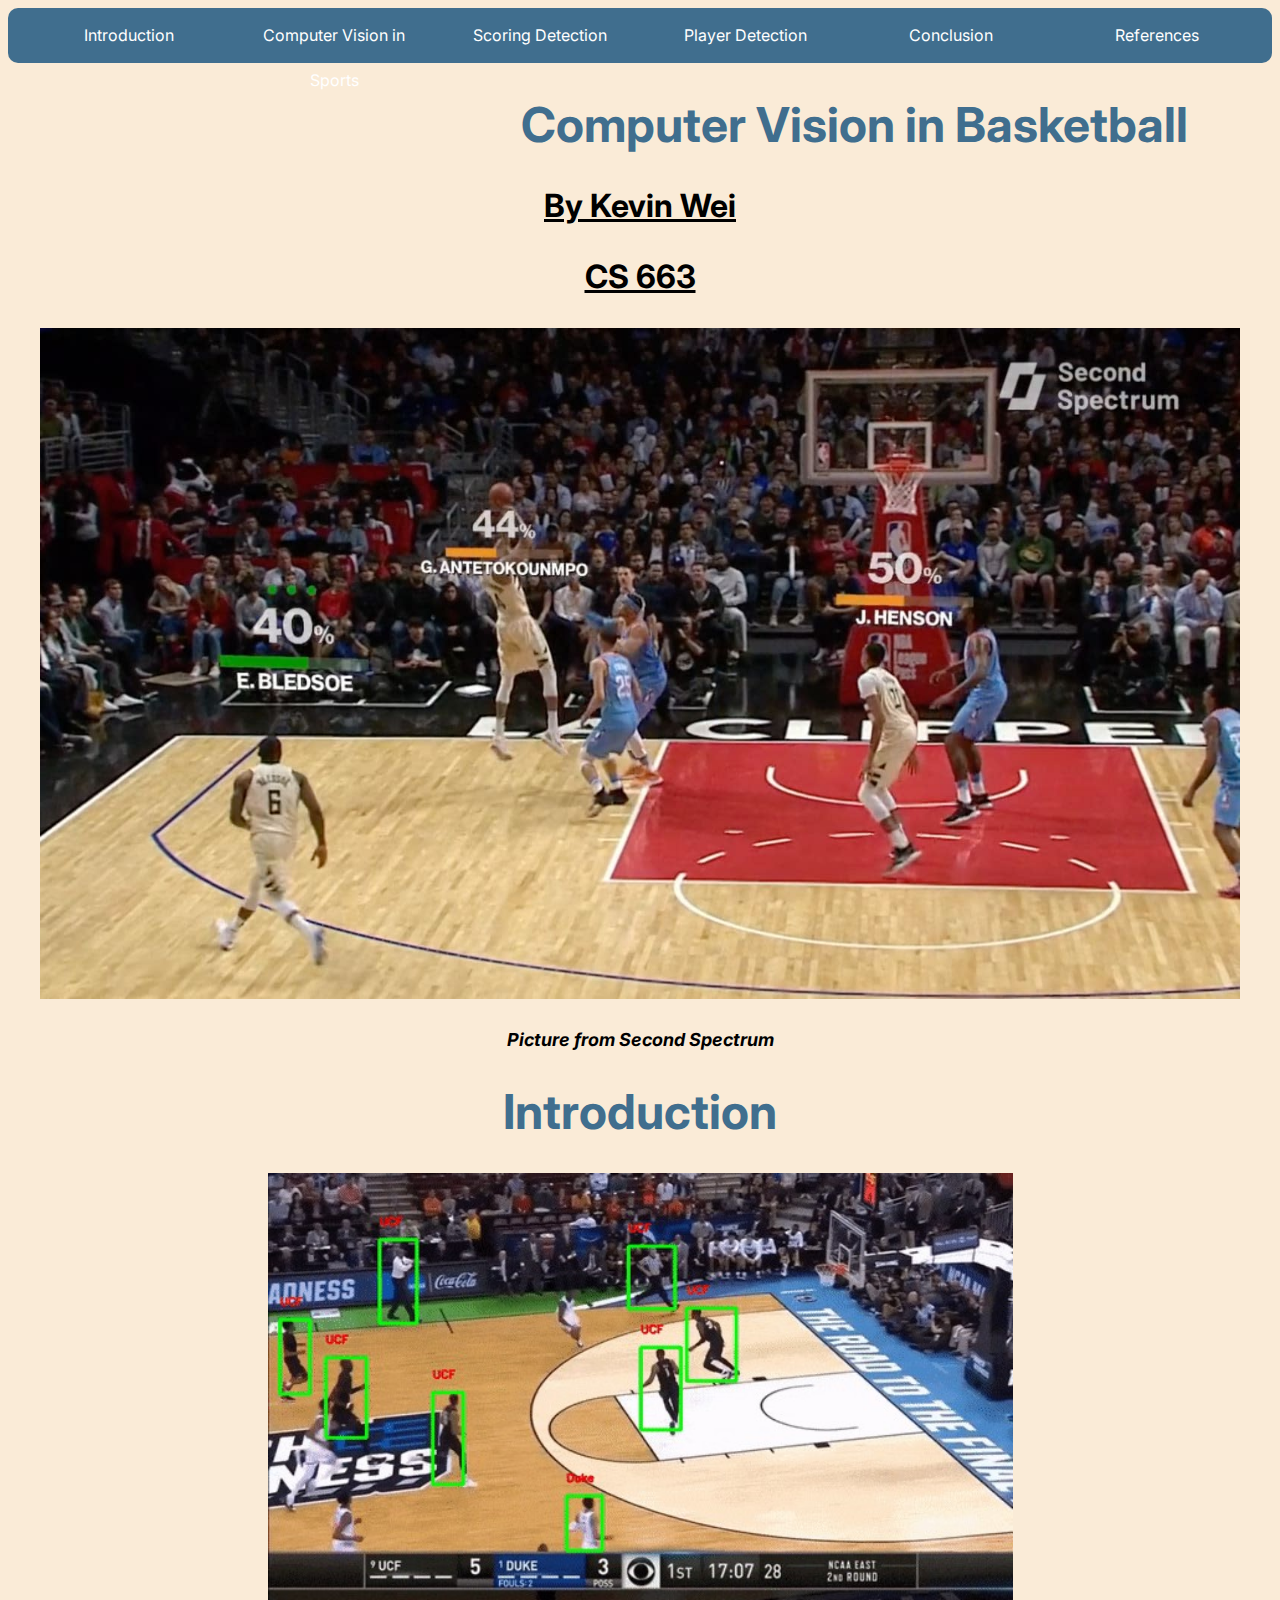
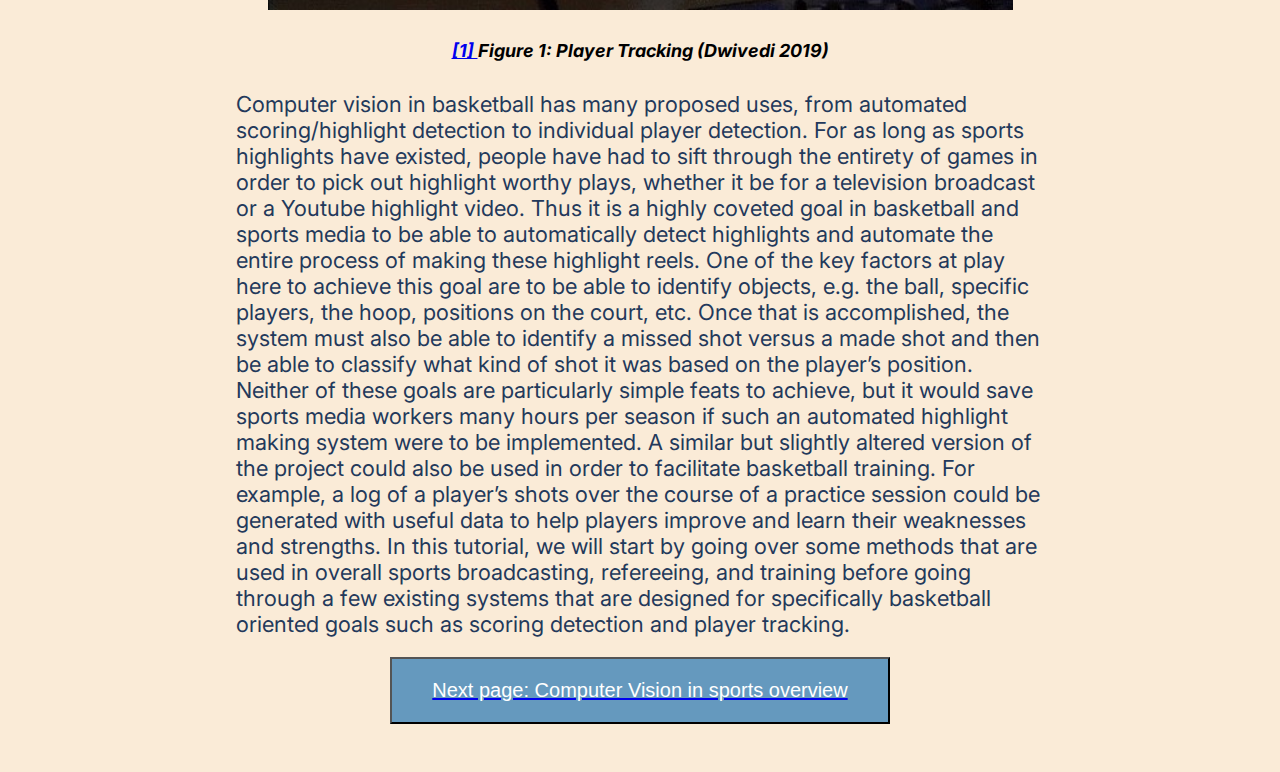
<file: index.html>
<!DOCTYPE html>
<html>
<head>
    <meta charset='utf-8'>
    <title>Computer Vision in Basketball</title>
    <link rel='stylesheet' type='text/css' media='screen' href='style.css'>
    <link rel="preconnect" href="https://fonts.googleapis.com">
    <link rel="preconnect" href="https://fonts.gstatic.com" crossorigin>
    <link href="https://fonts.googleapis.com/css2?family=Inter:wght@300;400&family=Roboto:wght@100&display=swap" rel="stylesheet">

</head>

<body>
    <nav id='menu'>
        <input type='checkbox' id='responsive-menu' onclick='updatemenu()'><label></label>
        <ul>
            <a href = "index.html"><li>Introduction</a>
          <a href = "p1.html"><li>Computer Vision in Sports</a>
          <a href = "p2.html"><li>Scoring Detection</a>
            <a href = "p3.html"><li>Player Detection</a>
              <a href="conclusion.html"><li>Conclusion</a>
                <a href="bib.html"><li>References</a>
        </ul>
      </nav>
    <h1>Computer Vision in Basketball</h1>
    <h3>By Kevin Wei</h3>
    <h3>CS 663</h3>
    <img width= 1200px src="local/p1.jpg"">
    <h5>Picture from Second Spectrum</h5>

    <h1>Introduction</h1>
    <img width = 745px src="local/p11.gif">
    <h5><a href="bib.html">[1] </a>Figure 1: Player Tracking (Dwivedi 2019)</h5>
    <p>Computer vision in basketball has many proposed uses, from automated scoring/highlight detection to individual player detection. 
    For as long as sports highlights have existed, people have had to sift through the entirety of games in order to pick out highlight worthy plays, whether it be for a television broadcast or a Youtube highlight video. 
    Thus it is a highly coveted goal in basketball and sports media to be able to automatically detect highlights and automate the entire process of making these highlight reels. 
    One of the key factors at play here to achieve this goal are to be able to identify objects, e.g. the ball, specific players, the hoop, positions on the court, etc. 
    Once that is accomplished, the system must also be able to identify a missed shot versus a made shot and then be able to classify what kind of shot it was based on the player’s position. 
    Neither of these goals are particularly simple feats to achieve, but it would save sports media workers many hours per season if such an automated highlight making system were to be implemented. 
    A similar but slightly altered version of the project could also be used in order to facilitate basketball training. For example, a log of a player’s shots over the course of a practice session could be generated with useful data to help players improve and learn their weaknesses and strengths. 
    In this tutorial, we will start by going over some methods that are used in overall sports broadcasting, refereeing, and training before going through a few existing systems that are designed for specifically basketball oriented goals such as scoring detection and player tracking.</p>

   <br />
    
   <a href="p1.html"><button class="btn" >Next page: Computer Vision in sports overview</button></a>
   <br />
   <br />
</body>
</html>
</file>
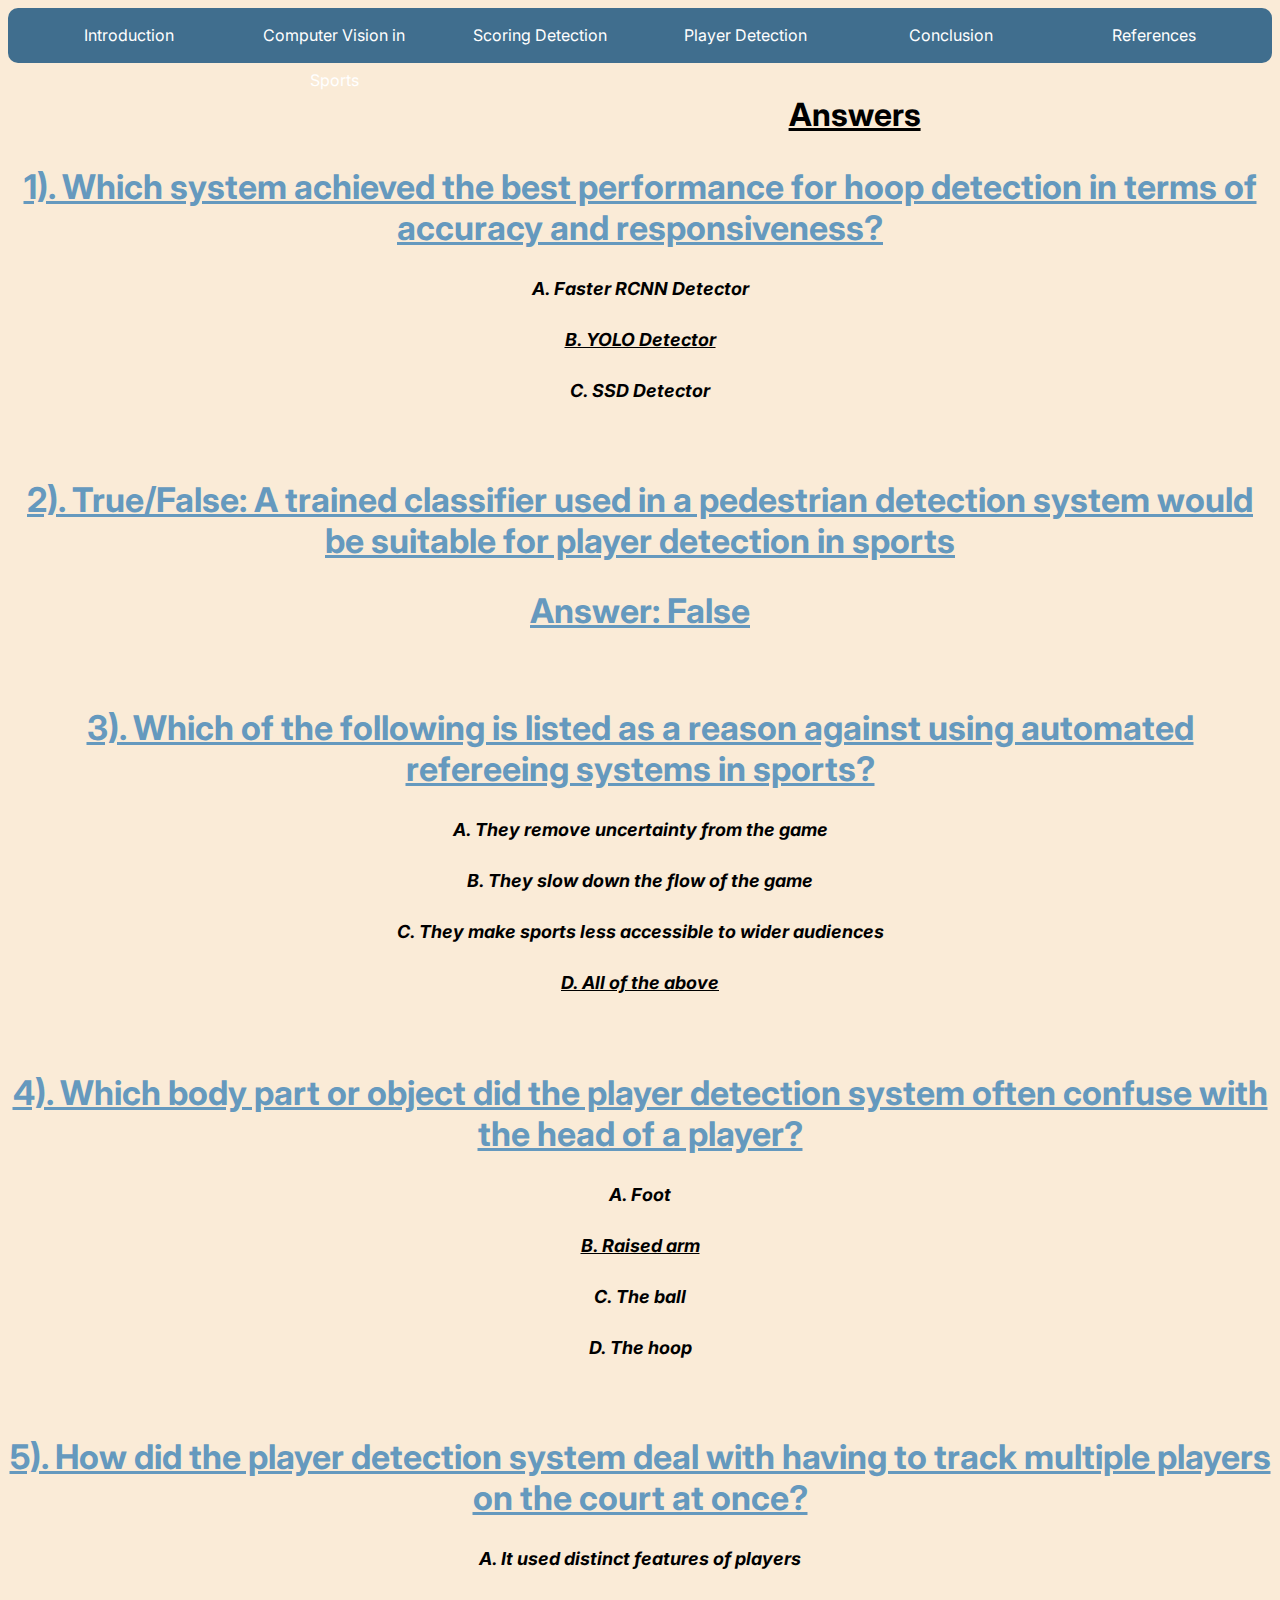
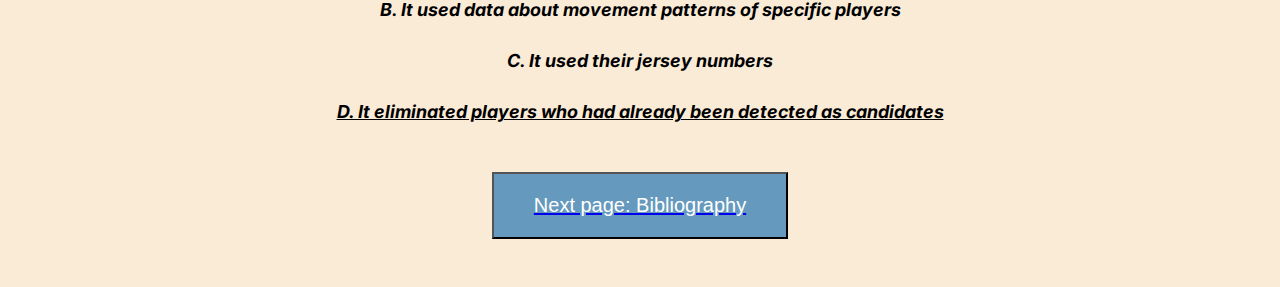
<file: answers.html>
<!DOCTYPE html>
<html>
<head>
    <meta charset='utf-8'>
    <title>Computer Vision in Basketball</title>
    <link rel='stylesheet' type='text/css' media='screen' href='style.css'>
    <link rel="preconnect" href="https://fonts.googleapis.com">
    <link rel="preconnect" href="https://fonts.gstatic.com" crossorigin>
    <link href="https://fonts.googleapis.com/css2?family=Inter:wght@300;400&family=Roboto:wght@100&display=swap" rel="stylesheet">

</head>

<body>
    <nav id='menu'>
        <input type='checkbox' id='responsive-menu' onclick='updatemenu()'><label></label>
        <ul>
            <a href = "index.html"><li>Introduction</a>
          <a href = "p1.html"><li>Computer Vision in Sports</a>
          <a href = "p2.html"><li>Scoring Detection</a>
        
            <a href = "p3.html"><li>Player Detection</a>
                <a href="conclusion.html"><li>Conclusion</li></a>
                <a href="bib.html"><li>References</li></a>
        </ul>
      </nav>

    

    <h3>Answers</h3>
    <h2>1). Which system achieved the best performance for hoop detection in terms of accuracy and responsiveness?</h2>
    <h5>A. Faster RCNN Detector</h5>
    <h5 class="answer">B. YOLO Detector</h5>
    <h5>C. SSD Detector</h5>

    <br/>

    <h2>2). True/False: A trained classifier used in a pedestrian detection system would be suitable for player detection in sports</h2>
      <h2>Answer: False</h2>

    <br/>

    <h2>3). Which of the following is listed as a reason against using automated refereeing systems in sports?</h2>
    <h5>A. They remove uncertainty from the game</h5>
    <h5>B. They slow down the flow of the game</h5>
    <h5>C. They make sports less accessible to wider audiences</h5>
    <h5 class="answer">D. All of the above</h5>

    <br/>

    <h2>4). Which body part or object did the player detection system often confuse with the head of a player?</h2>
    <h5>A. Foot</h5>
    <h5 class="answer">B. Raised arm</h5>
    <h5>C. The ball</h5>
    <h5>D. The hoop</h5>

    <br/>

    <h2>5). How did the player detection system deal with having to track multiple players on the court at once?</h2>
    <h5>A. It used distinct features of players</h5>
    <h5>B. It used data about movement patterns of specific players</h5>
    <h5>C. It used their jersey numbers</h5>
    <h5 class="answer">D. It eliminated players who had already been detected as candidates</h5>

    <br/>

    <div class="answers">

    </div>


   <a href="bib.html"><button class="btn" >Next page: Bibliography</button></a>
   <br />
   <br />
</body>
</html>
</file>
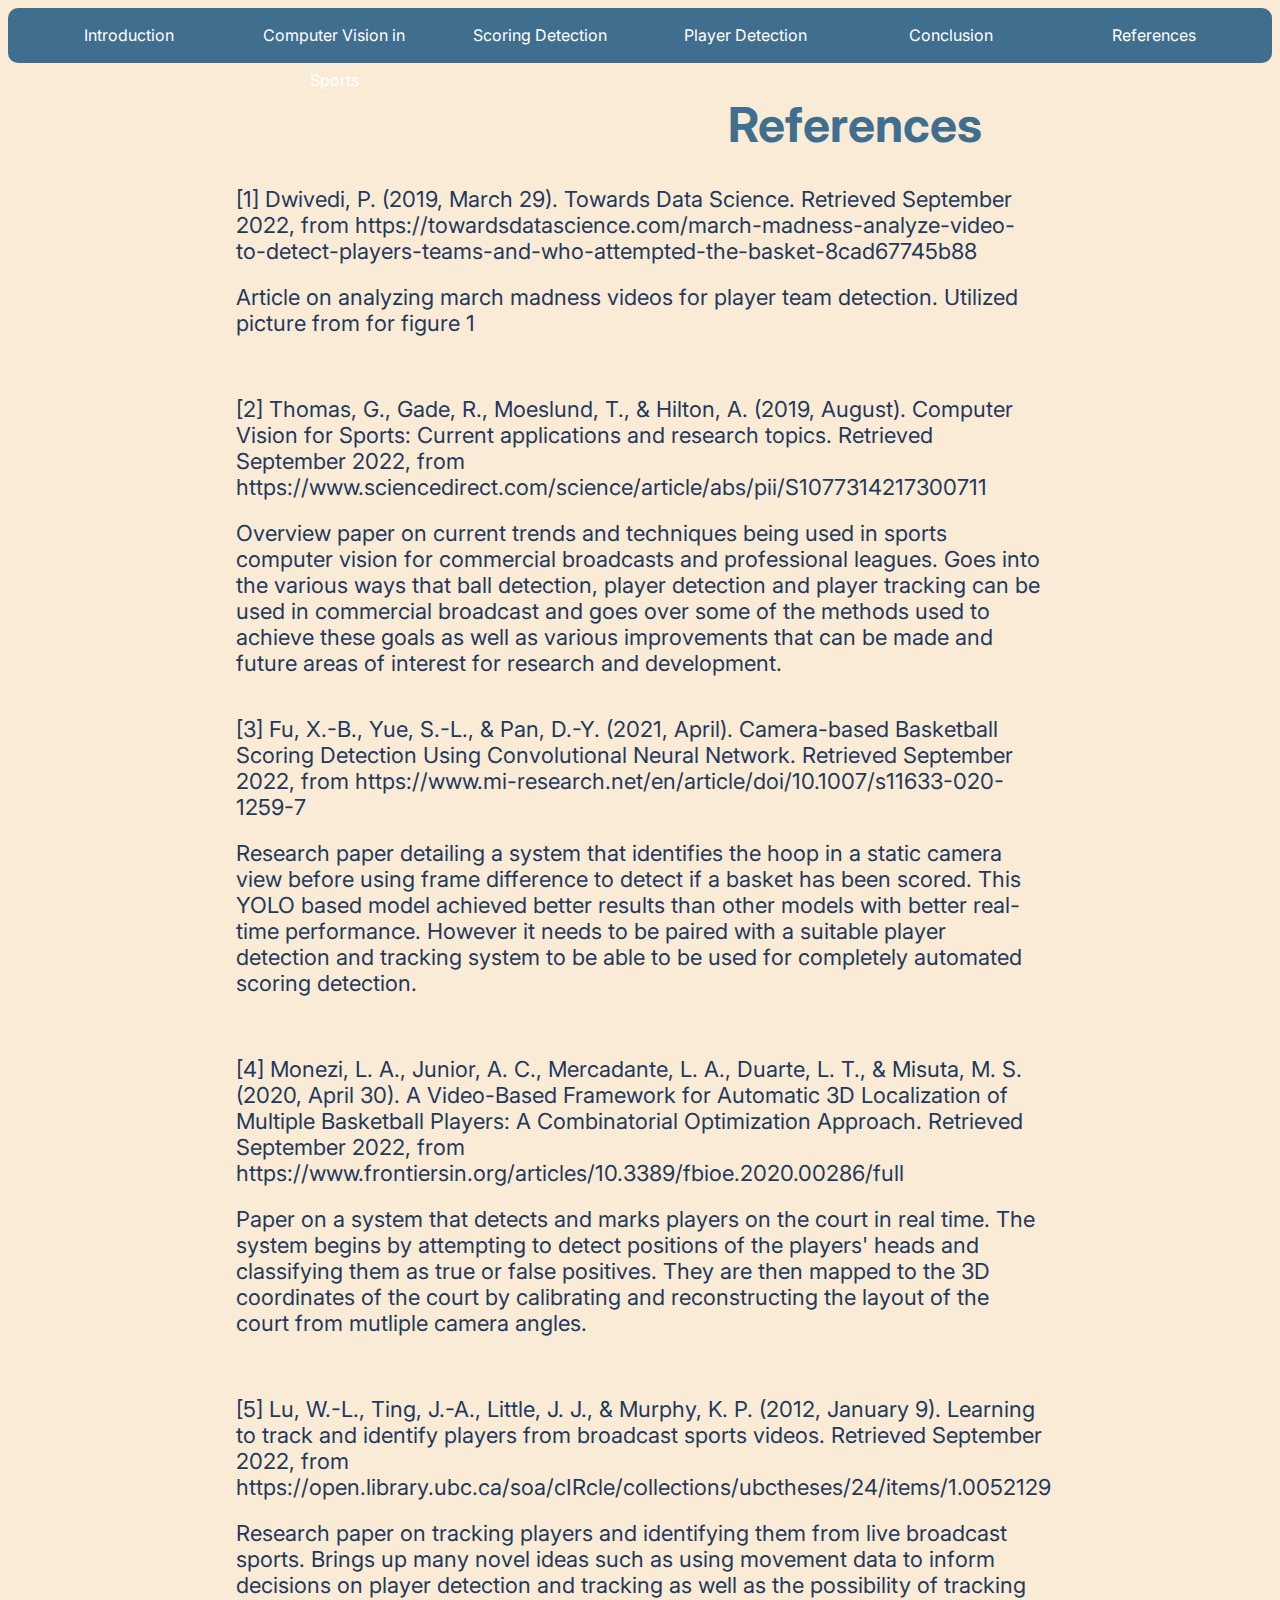
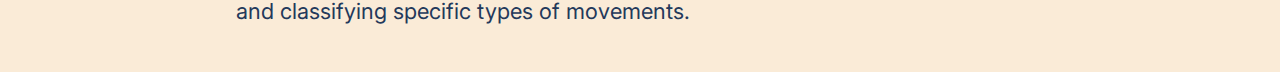
<file: bib.html>
<!DOCTYPE html>
<html>
<head>
    <meta charset='utf-8'>
    <title>Computer Vision in Basketball</title>
    <link rel='stylesheet' type='text/css' media='screen' href='style.css'>
    <link rel="preconnect" href="https://fonts.googleapis.com">
    <link rel="preconnect" href="https://fonts.gstatic.com" crossorigin>
    <link href="https://fonts.googleapis.com/css2?family=Inter:wght@300;400&family=Roboto:wght@100&display=swap" rel="stylesheet">

</head>
<body>
    <nav id='menu'>
        <input type='checkbox' id='responsive-menu' onclick='updatemenu()'><label></label>
        <ul>
            <a href = "index.html"><li>Introduction</a>
          <a href = "p1.html"><li>Computer Vision in Sports</a>
          <a href = "p2.html"><li>Scoring Detection</a>
        
            <a href = "p3.html"><li>Player Detection</a>
              <a href="conclusion.html"><li>Conclusion</li></a>
                <a href="bib.html"><li>References</li></a>
        </ul>
      </nav>
    <h1 id="ref">References</h1>
    <p>[1] Dwivedi, P. (2019, March 29). Towards Data Science. Retrieved September 2022, from https://towardsdatascience.com/march-madness-analyze-video-to-detect-players-teams-and-who-attempted-the-basket-8cad67745b88 </p>
    <br />
    <p>Article on analyzing march madness videos for player team detection. Utilized picture from for figure 1</p> <br />
    <br />
    <br />
    <p>[2] Thomas, G., Gade, R., Moeslund, T., &amp; Hilton, A. (2019, August). Computer Vision for Sports: Current applications and research topics. Retrieved September 2022, from https://www.sciencedirect.com/science/article/abs/pii/S1077314217300711 </p>
    <br />
    <p>Overview paper on current trends and techniques being used in sports computer vision for commercial broadcasts and professional leagues. Goes into the various ways that ball detection, player detection and player tracking can be used in commercial broadcast and goes over some of the methods used to achieve these goals as well as various improvements that can be made and future areas of interest for research and development. </p><br />
    <br />
    <p>[3] Fu, X.-B., Yue, S.-L., &amp; Pan, D.-Y. (2021, April). Camera-based Basketball Scoring Detection Using Convolutional Neural Network. Retrieved September 2022, from https://www.mi-research.net/en/article/doi/10.1007/s11633-020-1259-7 </p>
    <br />
    <p>Research paper detailing a system that identifies the hoop in a static camera view before using frame difference to detect if a basket has been scored. This YOLO based model achieved better results than other models with better real-time performance. However it needs to be paired with a suitable player detection and tracking system to be able to be used for completely automated scoring detection.</p><br />
    <br />
    <br />
    <p>[4] Monezi, L. A., Junior, A. C., Mercadante, L. A., Duarte, L. T., &amp; Misuta, M. S. (2020, April 30). A Video-Based Framework for Automatic 3D Localization of Multiple Basketball Players: A Combinatorial Optimization Approach. Retrieved September 2022, from https://www.frontiersin.org/articles/10.3389/fbioe.2020.00286/full </p>
     <br />
    <p>Paper on a system that detects and marks players on the court in real time. The system begins by attempting to detect positions of the players' heads and classifying them as true or false positives. They are then mapped to the 3D coordinates of the court by calibrating and reconstructing the layout of the court from mutliple camera angles.</p><br />
    <br />
    <br />
    <p>[5] Lu, W.-L., Ting, J.-A., Little, J. J., &amp; Murphy, K. P. (2012, January 9). Learning to track and identify players from broadcast sports videos. Retrieved September 2022, from https://open.library.ubc.ca/soa/cIRcle/collections/ubctheses/24/items/1.0052129 </p> 
    <br />
    <p>Research paper on tracking players and identifying them from live broadcast sports. Brings up many novel ideas such as using movement data to inform decisions on player detection and tracking as well as the possibility of tracking and classifying specific types of movements.</p><br />
    <br />
  
</body>
</html>
</file>
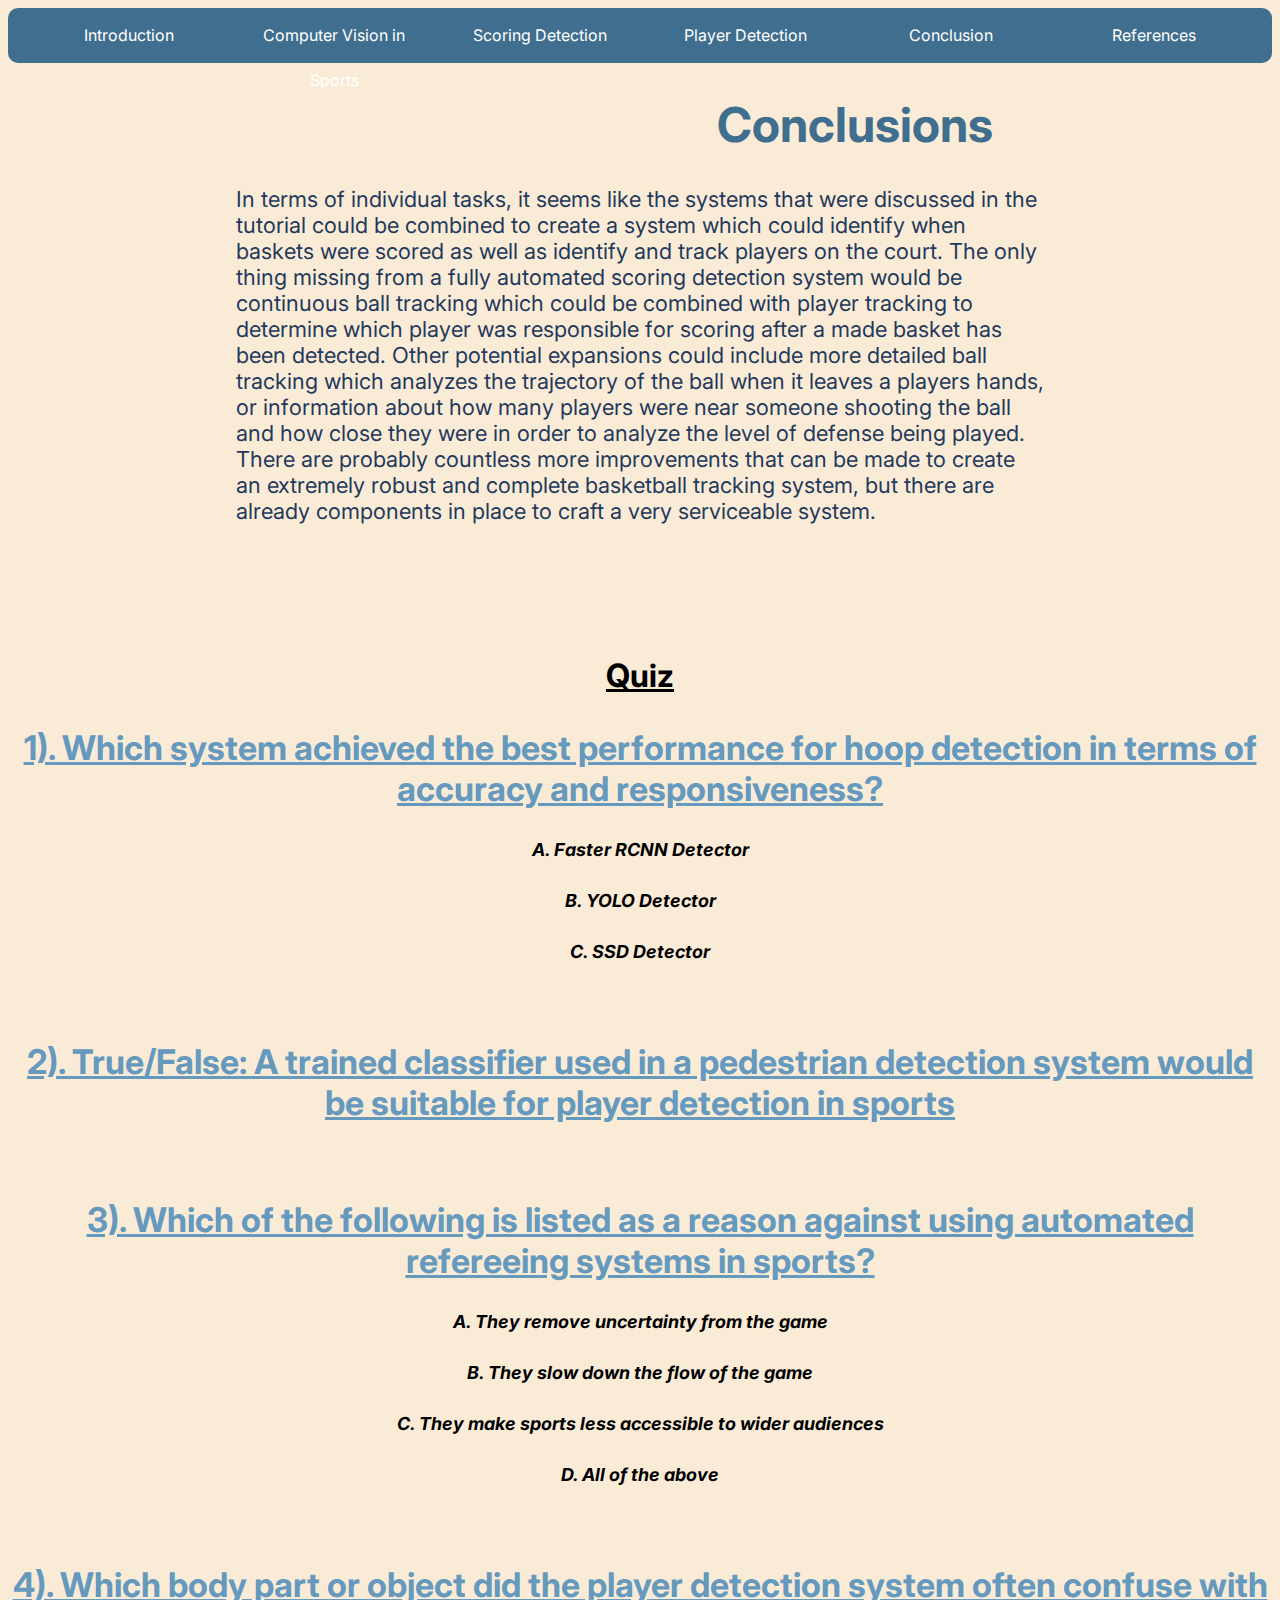
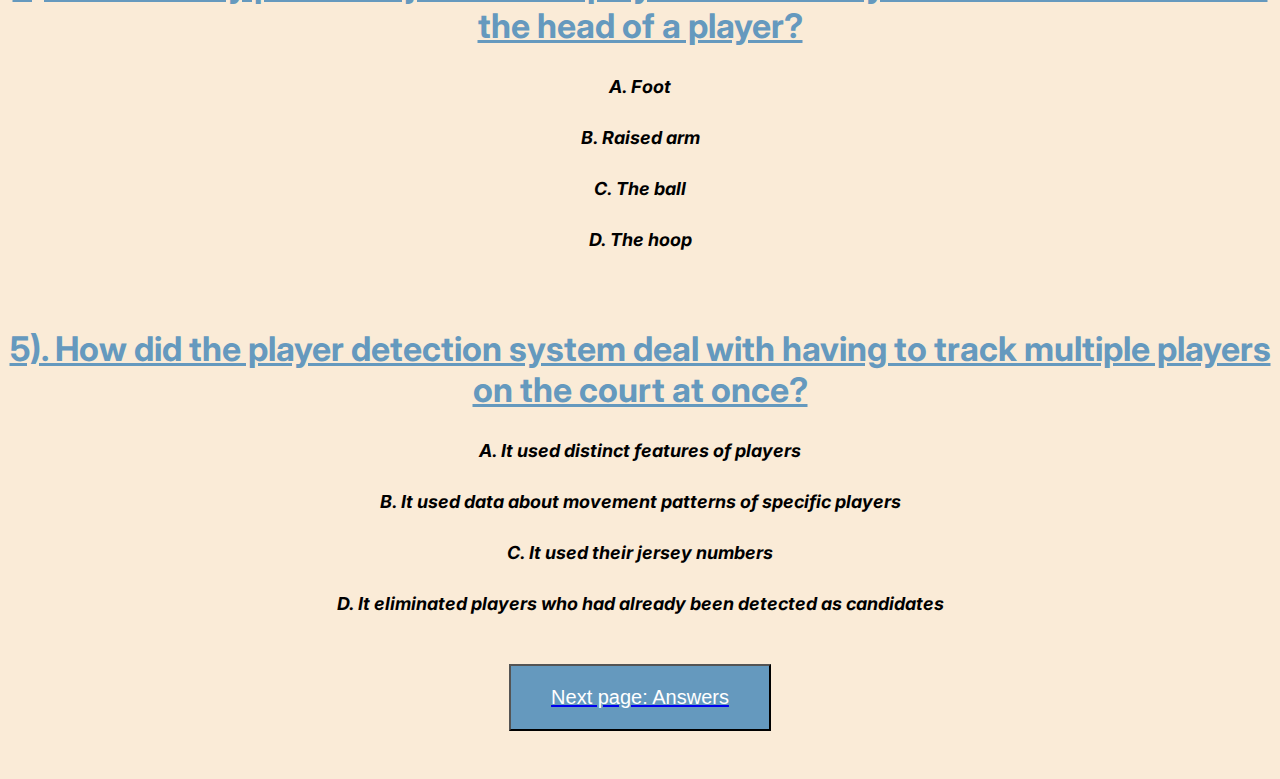
<file: conclusion.html>
<!DOCTYPE html>
<html>
<head>
    <meta charset='utf-8'>
    <title>Computer Vision in Basketball</title>
    <link rel='stylesheet' type='text/css' media='screen' href='style.css'>
    <link rel="preconnect" href="https://fonts.googleapis.com">
    <link rel="preconnect" href="https://fonts.gstatic.com" crossorigin>
    <link href="https://fonts.googleapis.com/css2?family=Inter:wght@300;400&family=Roboto:wght@100&display=swap" rel="stylesheet">

</head>

<body>
    <nav id='menu'>
        <input type='checkbox' id='responsive-menu' onclick='updatemenu()'><label></label>
        <ul>
            <a href = "index.html"><li>Introduction</a>
          <a href = "p1.html"><li>Computer Vision in Sports</a>
          <a href = "p2.html"><li>Scoring Detection</a>
        
            <a href = "p3.html"><li>Player Detection</a>
                <a href="conclusion.html"><li>Conclusion</li></a>
                <a href="bib.html"><li>References</li></a>
        </ul>
      </nav>
    <h1>Conclusions</h1>






    <p>In terms of individual tasks, it seems like the systems that were discussed in the tutorial could be combined to create a system which could identify when baskets were scored as well as identify and track players on the court. The only thing missing from a fully automated scoring detection system would be continuous ball tracking which could be combined with player tracking to determine which player was responsible for scoring after a made basket has been detected. Other potential expansions could include more detailed ball tracking which analyzes the trajectory of the ball when it leaves a players hands, or information about how many players were near someone shooting the ball and how close they were in order to analyze the level of defense being played. There are probably countless more improvements that can be made to create an extremely robust and complete basketball tracking system, but there are already components in place to craft a very serviceable system.</p>

      <div class="spacer"></div>
    

    <h3>Quiz</h3>
    <h2>1). Which system achieved the best performance for hoop detection in terms of accuracy and responsiveness?</h2>
    <h5>A. Faster RCNN Detector</h5>
    <h5>B. YOLO Detector</h5>
    <h5>C. SSD Detector</h5>

    <br/>

    <h2>2). True/False: A trained classifier used in a pedestrian detection system would be suitable for player detection in sports</h2>


    <br/>

    <h2>3). Which of the following is listed as a reason against using automated refereeing systems in sports?</h2>
    <h5>A. They remove uncertainty from the game</h5>
    <h5>B. They slow down the flow of the game</h5>
    <h5>C. They make sports less accessible to wider audiences</h5>
    <h5>D. All of the above</h5>

    <br/>

    <h2>4). Which body part or object did the player detection system often confuse with the head of a player?</h2>
    <h5>A. Foot</h5>
    <h5>B. Raised arm</h5>
    <h5>C. The ball</h5>
    <h5>D. The hoop</h5>

    <br/>

    <h2>5). How did the player detection system deal with having to track multiple players on the court at once?</h2>
    <h5>A. It used distinct features of players</h5>
    <h5>B. It used data about movement patterns of specific players</h5>
    <h5>C. It used their jersey numbers</h5>
    <h5>D. It eliminated players who had already been detected as candidates</h5>

    <br/>


   <a href="answers.html"><button class="btn" >Next page: Answers</button></a>
   <br />
   <br />
</body>
</html>
</file>
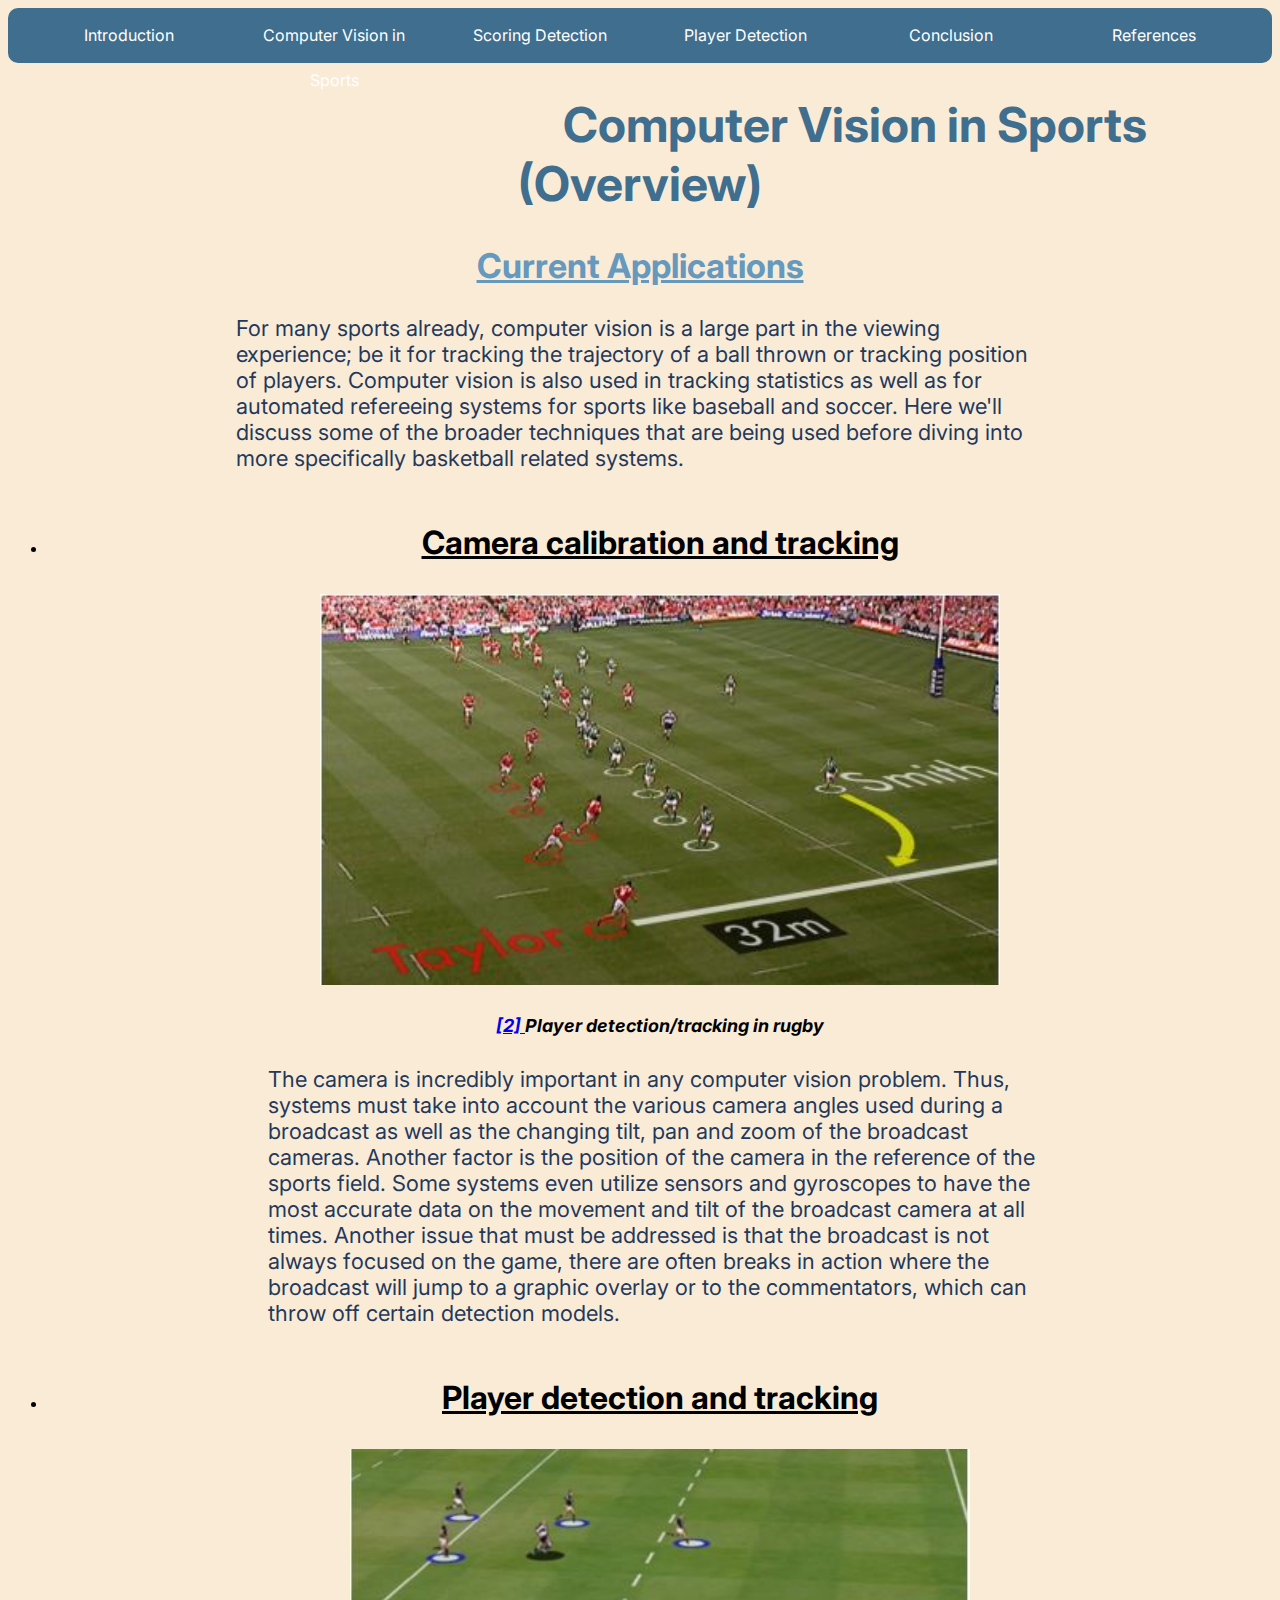
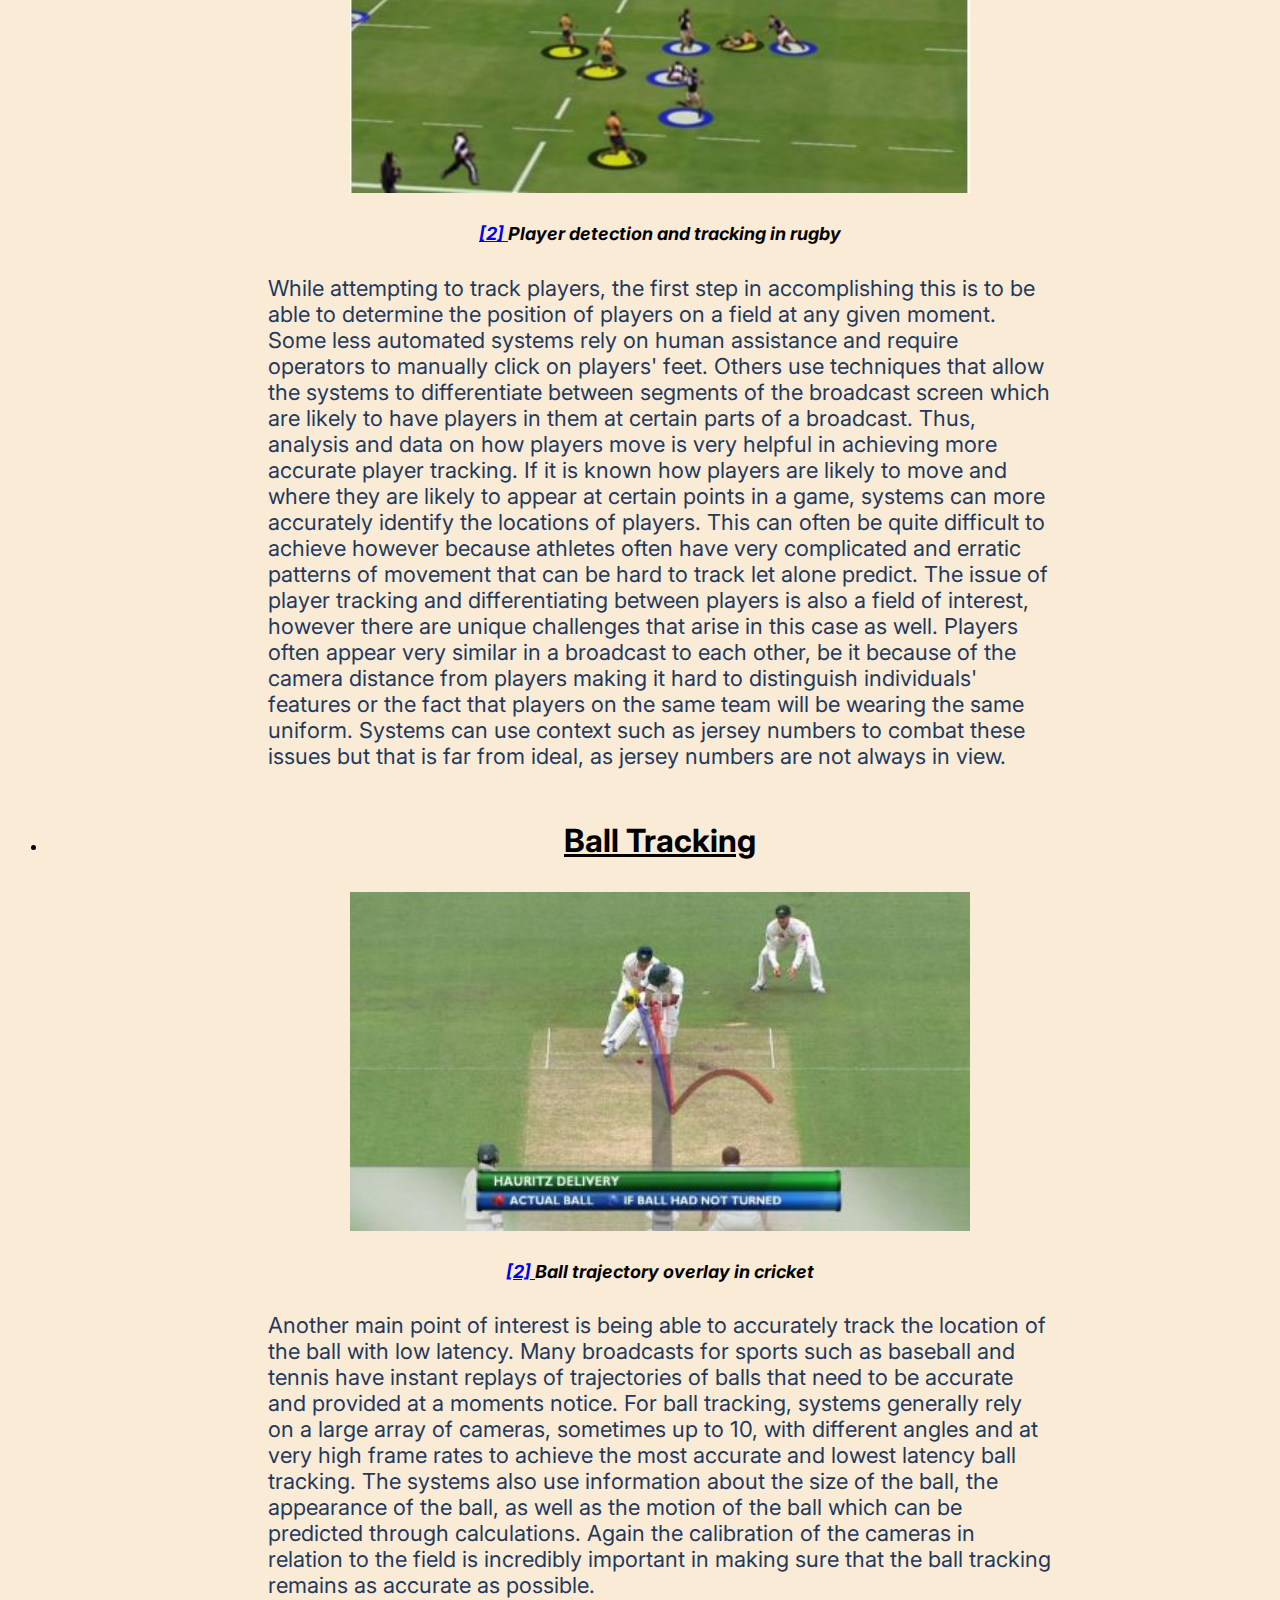
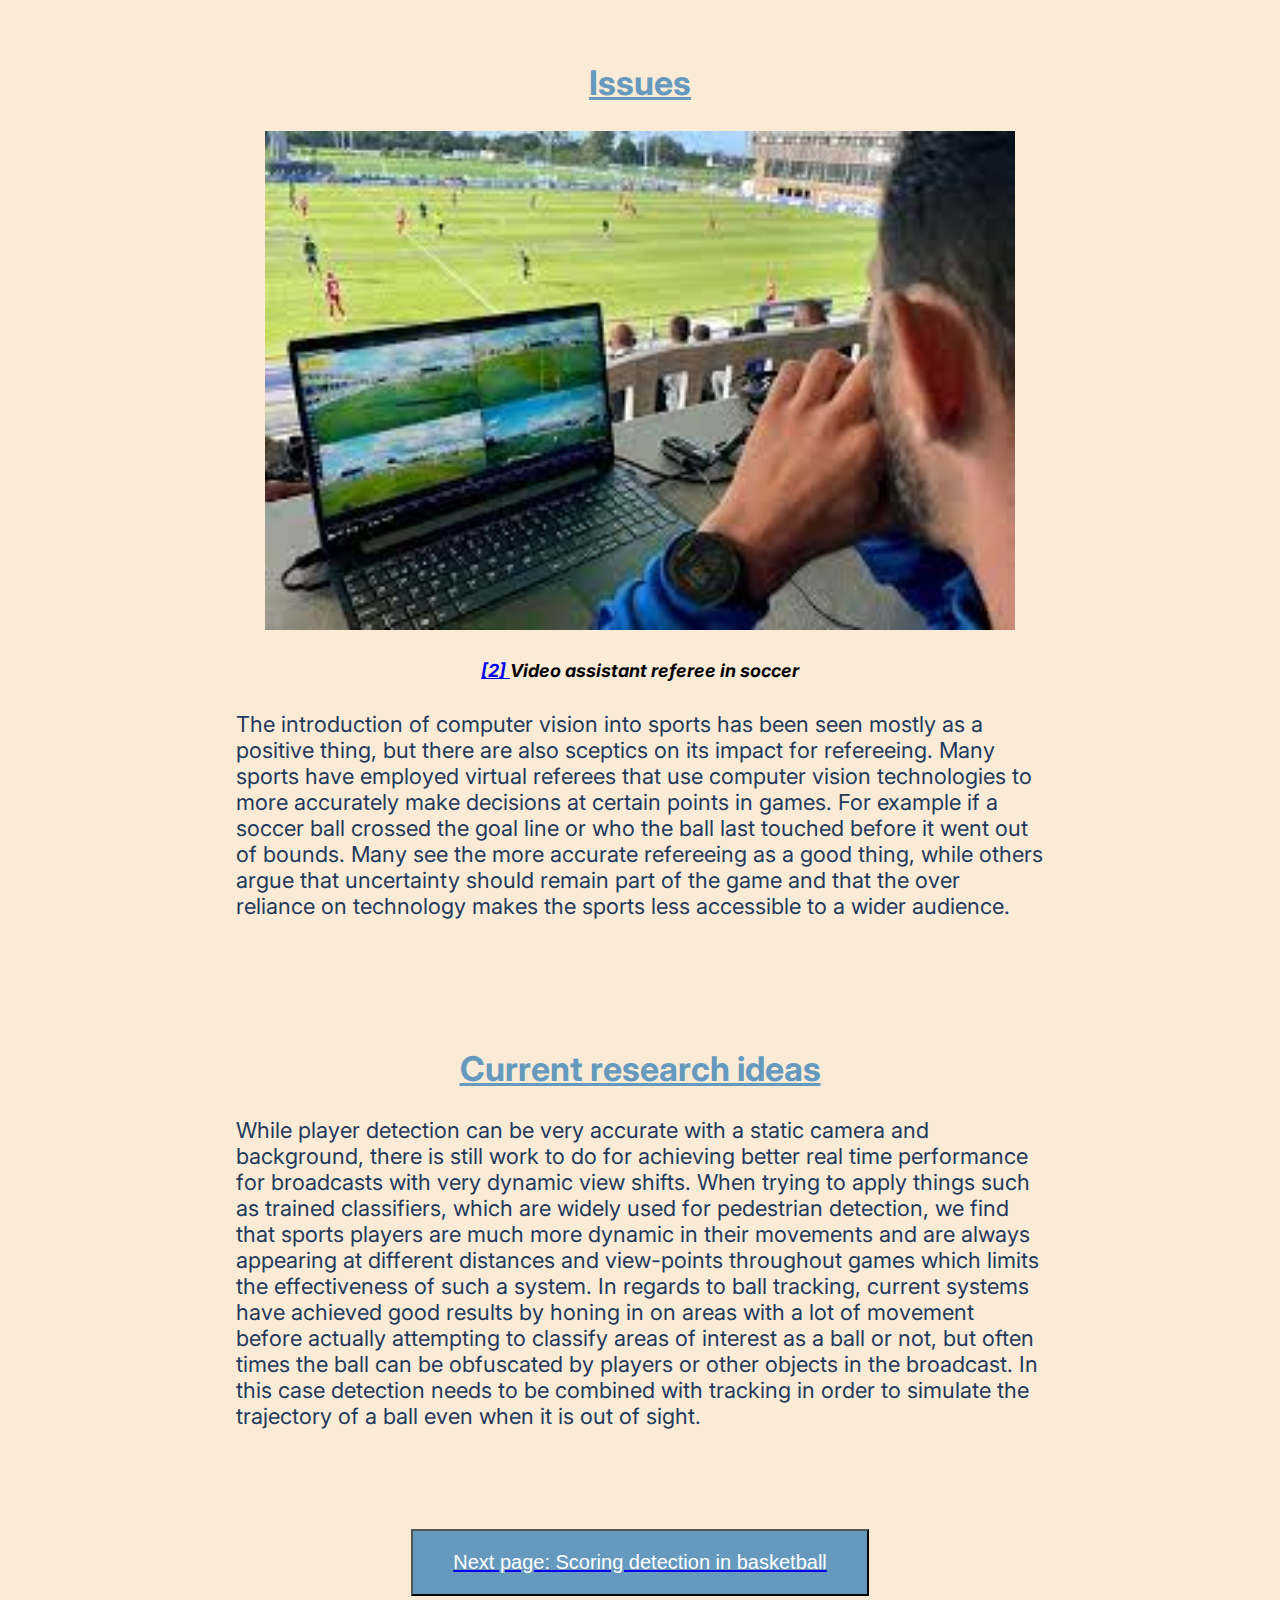
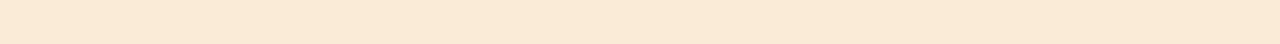
<file: p1.html>
<!DOCTYPE html>
<html>
<head>
    <meta charset='utf-8'>
    <title>Computer Vision in Basketball</title>
    <link rel='stylesheet' type='text/css' media='screen' href='style.css'>
    <link rel="preconnect" href="https://fonts.googleapis.com">
    <link rel="preconnect" href="https://fonts.gstatic.com" crossorigin>
    <link href="https://fonts.googleapis.com/css2?family=Inter:wght@300;400&family=Roboto:wght@100&display=swap" rel="stylesheet">

</head>
<body>
    <nav id='menu'>
        <input type='checkbox' id='responsive-menu' onclick='updatemenu()'><label></label>
        <ul>
            <a href = "index.html"><li>Introduction</a>
          <a href = "p1.html"><li>Computer Vision in Sports</a>
          <a href = "p2.html"><li>Scoring Detection</a>
        
            <a href = "p3.html"><li>Player Detection</a>
                <a href="conclusion.html"><li>Conclusion</li></a>
                <a href="bib.html"><li>References</li></a>
        </ul>
      </nav>
<h1>Computer Vision in Sports (Overview)</h1>

<h2>Current Applications</h2>
    <p>For many sports already, computer vision is a large part in the viewing experience; be it for tracking the trajectory of a ball thrown or tracking position 
        of players. Computer vision is also used in tracking statistics as well as for automated refereeing systems for sports like baseball and soccer. 
        Here we'll discuss some of the broader techniques that are being used before diving into more specifically basketball related systems. 
    </p>
<br / >
        <ul>
            <li>
                <h3>Camera calibration and tracking</h3>
                <img width = 680px src = "local/f1.JPG">
                <h5><a href="bib.html">[2] </a>Player detection/tracking in rugby</h5>
                <p>The camera is incredibly important in any computer vision problem. 
                    Thus, systems must take into account the various camera angles used during a broadcast as well as the changing tilt, pan and zoom of the broadcast cameras.
                     Another factor is the position of the camera in the reference of the sports field. 
                     Some systems even utilize sensors and gyroscopes to have the most accurate data on the movement and tilt of the broadcast camera at all times. Another issue that must be addressed is that the broadcast is not always focused on the game, there are often 
                     breaks in action where the broadcast will jump to a graphic overlay or to the commentators, which can throw off certain detection models.
                </p>
                
            </li>
            <br / >
            <li>
                <h3>Player detection and tracking</h3>
                <img width = 620px src = "local/f2.JPG">
                <h5><a href="bib.html">[2] </a>Player detection and tracking in rugby</h5>
                <p>While attempting to track players, the first step in accomplishing this is to be able to determine the position of players on a field at any given
                     moment. Some less automated systems rely on human assistance and require operators to manually click on players' feet. Others use techniques 
                     that allow the systems to differentiate between segments of the broadcast screen which are likely to have players in them at certain parts of
                     a broadcast. Thus, analysis and data on how players move is very helpful in achieving more accurate player tracking. 
                     If it is known how players are likely to move and where they are likely to appear at certain points in a game, systems can more accurately identify
                     the locations of players. This can often be quite difficult to achieve however because athletes often have very complicated and erratic patterns of movement that can be hard to track let alone predict.
                     The issue of player tracking and differentiating between players is also a field of interest, however there are unique challenges that arise in this case as well. Players often appear very similar in a broadcast to each other, be it because of the camera distance from players making it hard to distinguish individuals' features or
                     the fact that players on the same team will be wearing the same uniform. Systems can use context such as jersey numbers to combat these issues but that is far from ideal, as jersey numbers are not always in view.
                </p>
              
            </li>
            <br / >
            <li>
                <h3>Ball Tracking</h3>
                <img width = 620px src = "local/f3.JPG">
                <h5><a href="bib.html">[2] </a>Ball trajectory overlay in cricket</h5>
                <p> Another main point of interest is being able to accurately track the location of the ball with low latency. 
                    Many broadcasts for sports such as baseball and tennis have instant replays of trajectories of balls that need to be accurate and provided at a moments notice. For ball tracking, systems generally rely on a large array of cameras, sometimes up to 10, with different angles and at
                    very high frame rates to achieve the most accurate and lowest latency ball tracking. The systems also use information about the size of the ball,
                    the appearance of the ball, as well as the motion of the ball which can be predicted through calculations. 
                    Again the calibration of the cameras in relation to the field is incredibly important in making sure that the ball tracking remains as accurate
                    as possible. 

                </p>
                
            </li>
        </ul>
        <br / >
<h2>Issues</h2>
<img width = 750px src="local/f4.jpg" width="475px">
<h5><a href="bib.html">[2] </a>Video assistant referee in soccer</h5>
<p>The introduction of computer vision into sports has been seen mostly as a positive thing, but there are also sceptics on its impact for refereeing. Many sports have employed virtual referees that use computer vision technologies to more accurately make decisions at certain points in games. For example if a soccer ball crossed the goal line or who the ball last touched before it went out of bounds. Many see the more accurate refereeing as a good thing, while others argue that uncertainty should remain part of the game and that the over reliance on technology makes the sports less accessible to a wider audience.</p>
<div class="spacer"></div>
<h2>Current research ideas</h2>
<p>While player detection can be very accurate with a static camera and background, there is still work to do for achieving better real time performance for broadcasts with very dynamic view shifts. When trying to apply things such as trained classifiers, which are widely used for pedestrian detection, we find that sports players are much more dynamic in their movements and are always appearing at different distances and view-points throughout games which limits the effectiveness of such a system.
    In regards to ball tracking, current systems have achieved good results by honing in on areas with a lot of movement before actually attempting to classify areas of interest as a ball or not, but often times the ball can be obfuscated by players or other objects in the broadcast. In this case detection needs to be combined with tracking in order to simulate the trajectory of a ball even when it is out of sight. 
</p>
<div class="spacer"></div>
<a href="p2.html"><button class="btn" >Next page: Scoring detection in basketball</button></a>
   <br />
   <br />
</body>
</html>
</file>
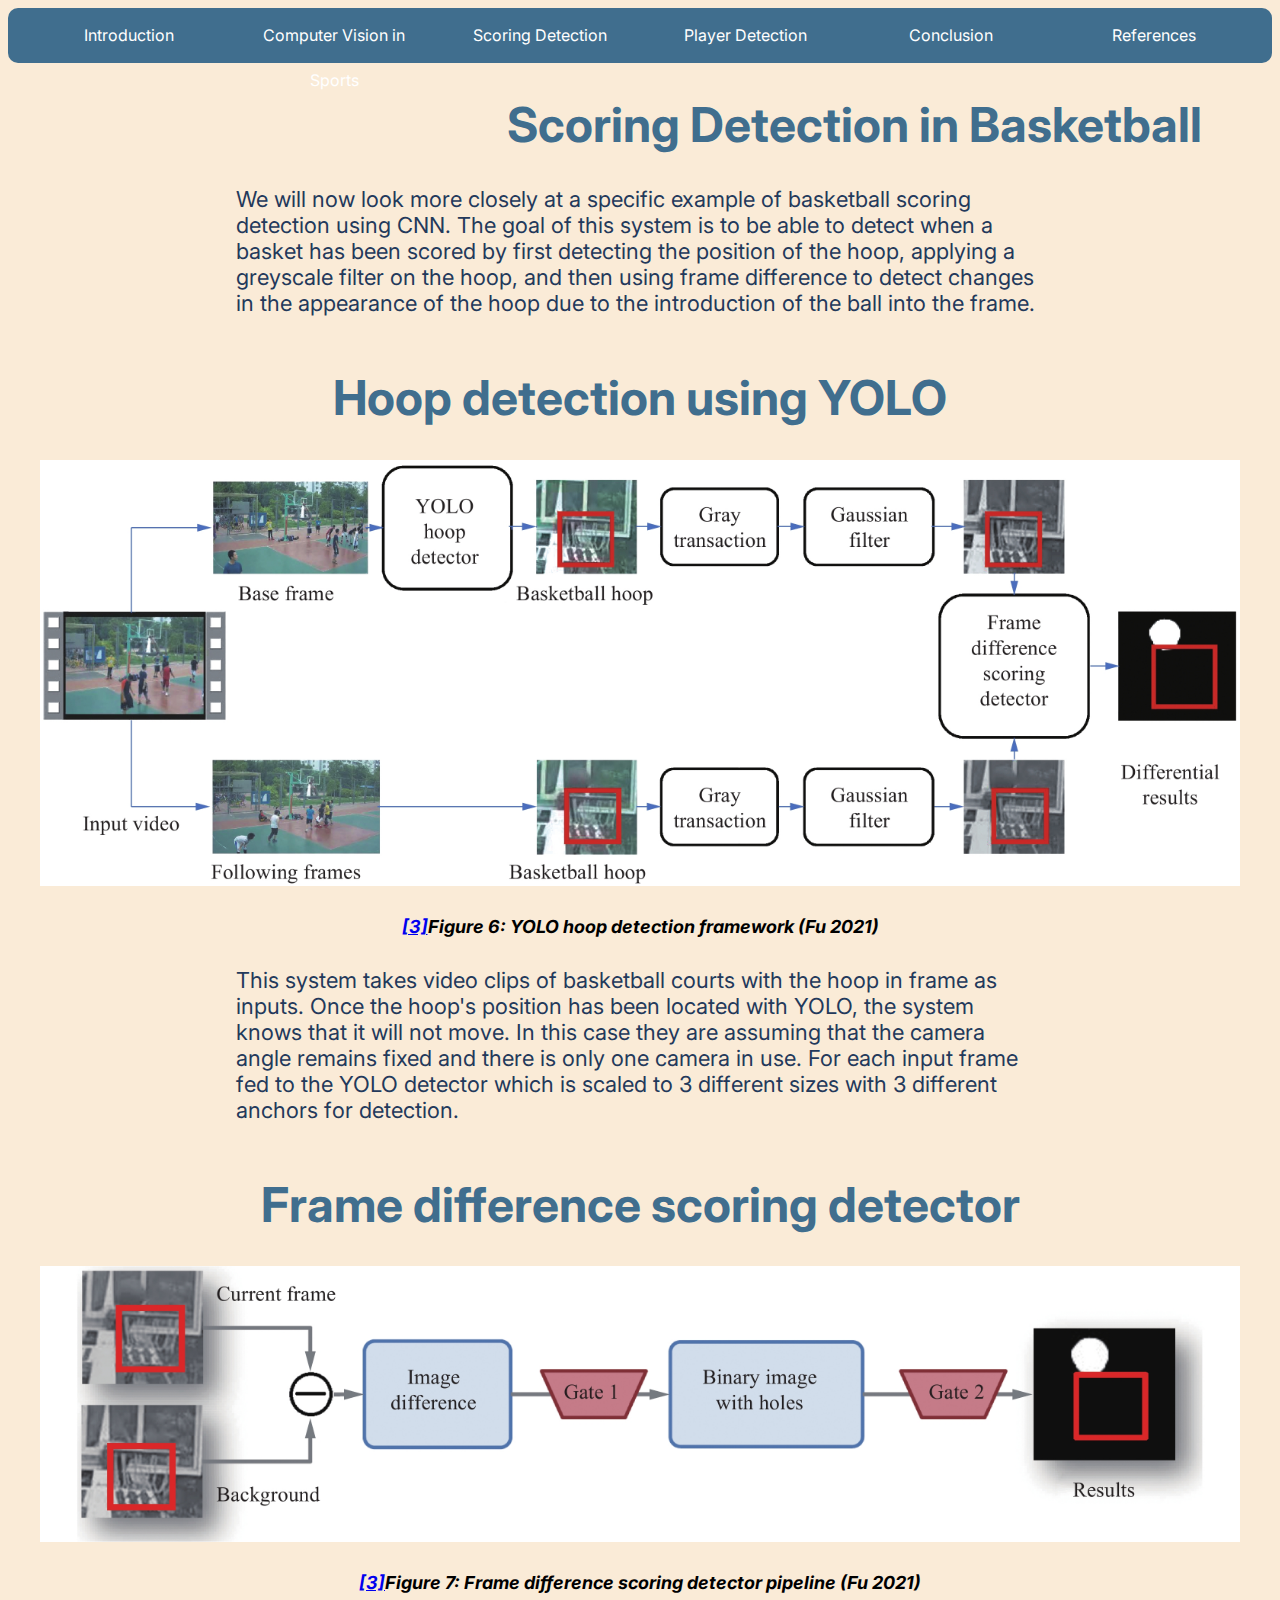
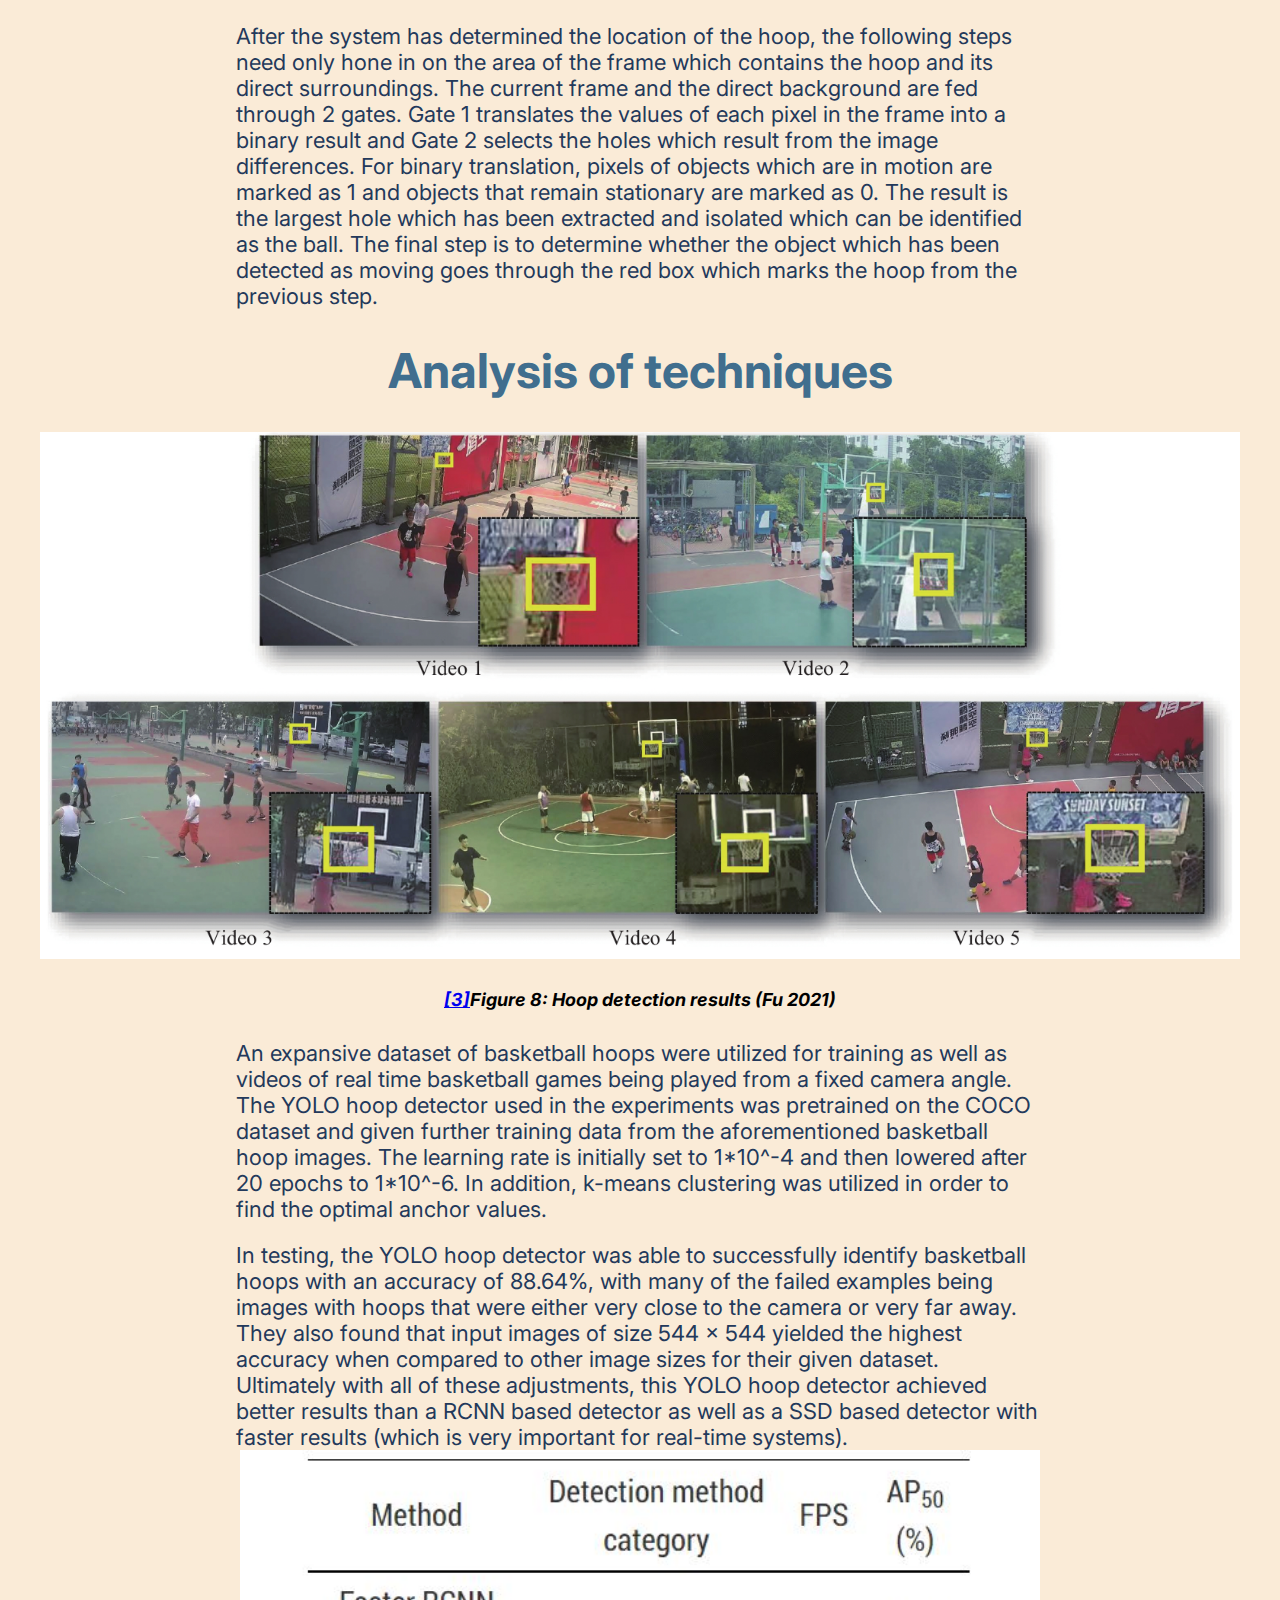
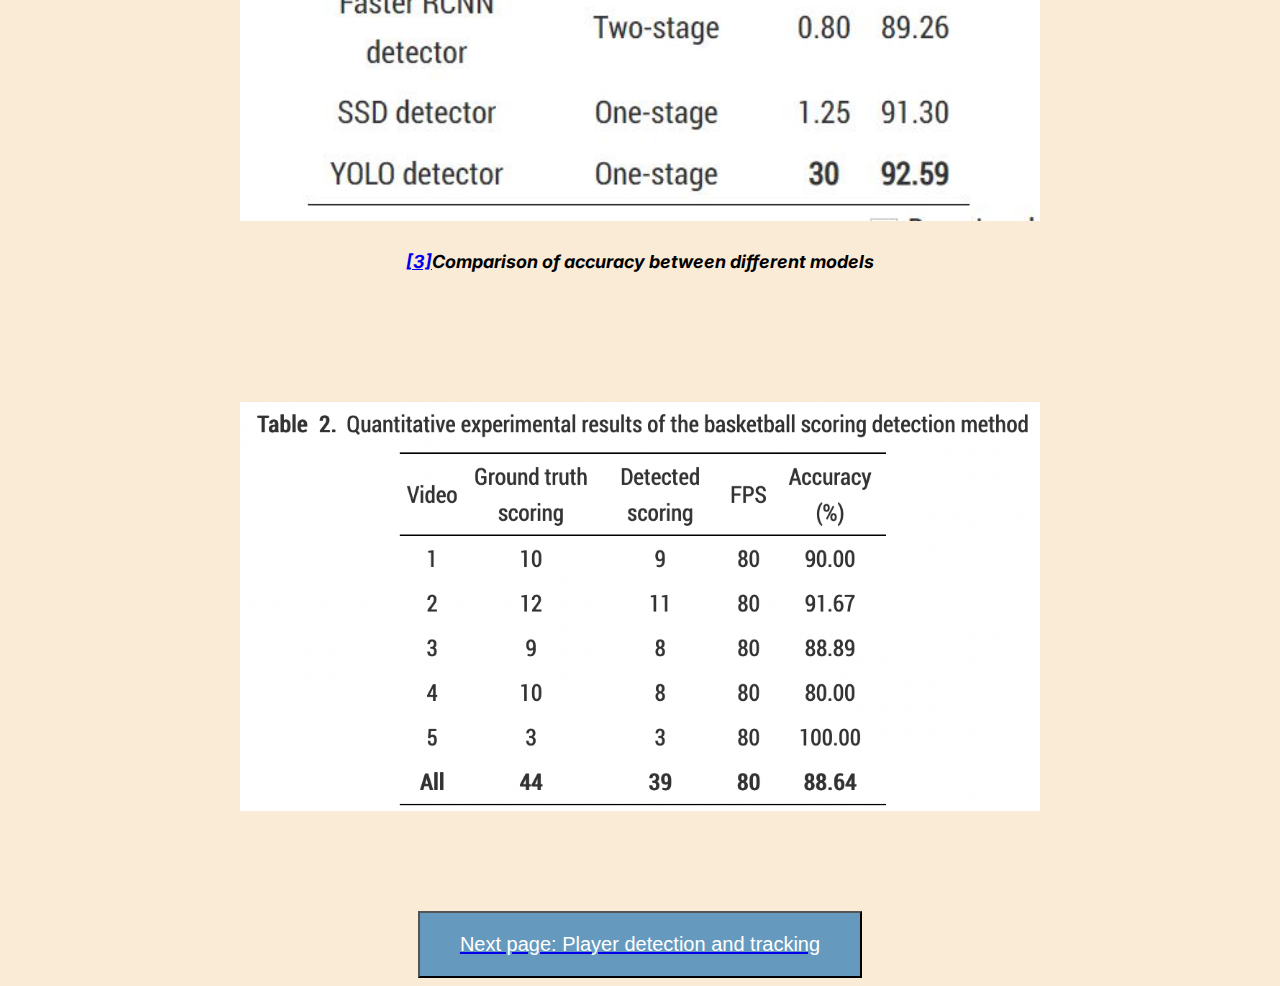
<file: p2.html>
<!DOCTYPE html>
<html>
<head>
    <meta charset='utf-8'>
    <title>Computer Vision in Basketball</title>
    <link rel='stylesheet' type='text/css' media='screen' href='style.css'>
    <link rel="preconnect" href="https://fonts.googleapis.com">
    <link rel="preconnect" href="https://fonts.gstatic.com" crossorigin>
    <link href="https://fonts.googleapis.com/css2?family=Inter:wght@300;400&family=Roboto:wght@100&display=swap" rel="stylesheet">

</head>
<body>
    <nav id='menu'>
        <input type='checkbox' id='responsive-menu' onclick='updatemenu()'><label></label>
        <ul>
            <a href = "index.html"><li>Introduction</a>
          <a href = "p1.html"><li>Computer Vision in Sports</a>
          <a href = "p2.html"><li>Scoring Detection</a>
        
            <a href = "p3.html"><li>Player Detection</a>
              <a href="conclusion.html"><li>Conclusion</li></a>
                <a href="bib.html"><li>References</li></a>
        </ul>
      </nav>
    <h1>Scoring Detection in Basketball</h1>
    <p>We will now look more closely at a specific example of basketball scoring detection using CNN. The goal of this system is to be able to detect when a basket has been scored by first detecting the position of the hoop, applying a greyscale filter on the hoop, and then using frame difference to detect changes in the appearance of the hoop due to the introduction of the ball into the frame. </p>
    <br / >
    <h1>Hoop detection using YOLO</h1>
    <img src="local/f10.jpg" width="1200px">
    <h5><a href="bib.html">[3]</a>Figure 6: YOLO hoop detection framework (Fu 2021)</h5>
    <p>This system takes video clips of basketball courts with the hoop in frame as inputs. Once the hoop's position has been located with YOLO, the system knows that it will not move. In this case they are assuming that the camera angle remains fixed and there is only one camera in use. For each input frame fed to the YOLO detector which is scaled to 3 different sizes with 3 different anchors for detection.  </p>
    <br / >
    <h1>Frame difference scoring detector</h1>
    <img src="local/f5.jpg" width="1200px">
    <h5><a href="bib.html">[3]</a>Figure 7: Frame difference scoring detector pipeline (Fu 2021)</h5>
    <p>After the system has determined the location of the hoop, the following steps need only hone in on the area of the frame which contains the hoop and its direct surroundings. The current frame and the direct background are fed through 2 gates. Gate 1 translates the values of each pixel in the frame into a binary result and Gate 2 selects the holes which result from the image differences. For binary translation, pixels of objects which are in motion are marked as 1 and objects that remain stationary are marked as 0. The result is the largest hole which has been extracted and isolated which can be identified as the ball. The final step is to determine whether the object which has been detected as moving goes through the red box which marks the hoop from the previous step.</p>
    
    <h1>Analysis of techniques</h1>
    <img src="local/f9.jpg" width="1200px">
    <h5><a href="bib.html">[3]</a>Figure 8: Hoop detection results (Fu 2021)</h5>
    <p>An expansive dataset of basketball hoops were utilized for training as well as videos of real time basketball games being played from a fixed camera angle. The YOLO hoop detector used in the experiments was pretrained on the COCO dataset and given further training data from the aforementioned basketball hoop images. The learning rate is initially set to 1*10^-4 and then lowered after 20 epochs to 1*10^-6. In addition, k-means clustering was utilized in order to find the optimal anchor values. </p>
    <br />
    <p>In testing, the YOLO hoop detector was able to successfully  identify basketball hoops with an accuracy of 88.64%, with many of the failed examples being images with hoops that were either very close to the camera or very far away. They also found that input images of size 544 x 544 yielded the highest accuracy when compared to other image sizes for their given dataset. Ultimately with all of these adjustments, this YOLO hoop detector achieved better results than a RCNN based detector as well as a SSD based detector with faster results (which is very important for real-time systems).</p>
    <img src="local/f12.JPG" width="800px">
    <h5><a href="bib.html">[3]</a>Comparison of accuracy between different models</h5>
<div class="spacer"></div>

<img src="local/results.png" width = "800px">

<div class="spacer"></div>
<a href="p3.html"><button class="btn" >Next page: Player detection and tracking</button></a>
</body>
</html>
</file>
<file: style.css>
body{ 
    font-family: 'Inter', sans-serif;
	background-color: antiquewhite;
}

p{
    margin: 0 18% 0 18%;
    color: #23395B;
    font-size: 22px;
}

h1{
    color: #406E8E;
    font-size: 48px;
    text-align: center;
}

h2{
    font-size:34px;
    color:#6599be;
    text-align: center;
	text-decoration: underline;
}
img {
    display: block;
margin: 0 auto;
}

.big{
    margin-left: 15%;
}

h5{
    text-align: center;
    font-size: 18px;
	font-style: italic;
}

.p3{
    margin-left: 25%;
}

.toc{
    margin-left: 40%;
}
h3{
    text-align: center;
    text-decoration: underline;
    font-size: 32px;
}
.btn {
	display: block;
	margin: 0 auto;
	background: #6599be;
	font-family: Arial;
	color: #ffffff;
	font-size: 20px;
	padding: 20px 40px 20px 40px;
	text-decoration: none;
  }
  
  .btn:hover {
	background: #3cb0fd;
	background-image: -webkit-linear-gradient(top, #3cb0fd, #3498db);
	background-image: -moz-linear-gradient(top, #3cb0fd, #3498db);
	background-image: -ms-linear-gradient(top, #3cb0fd, #3498db);
	background-image: -o-linear-gradient(top, #3cb0fd, #3498db);
	background-image: linear-gradient(to bottom, #3cb0fd, #3498db);
	text-decoration: none;
  }
  .btn a{
	text-decoration: none;
  }
#menu {
	background: #406E8E;
	color: #FFF;
	height: 45px;
	padding-top:5px;
	padding-bottom: 5px;
	padding-left: 18px;
	border-radius: 10px;
}
#menu ul, #menu li {
	margin: 0 auto;
	padding: 0;
	list-style: none
}
#menu ul {
	width: 100%;
    text-align: center;
}
#menu li {
	float: left;
	display: inline;
	position: relative;
    width:16.5%;
}
#menu a {
	display: block;
	line-height: 45px;
	padding: 0 14px;
	text-decoration: none;
	color: #FFFFFF;
	font-size: 16px;
}
#menu li a:hover {
	color: #0099CC;
	background: #F2F2F2;
}
#menu input {
	display: none;
	margin: 0;
	padding: 0;
	height: 45px;
	width: 100%;
	opacity: 0;
	cursor: pointer
}
#menu label {
	display: none;
	line-height: 45px;
	text-align: center;
	position: absolute;
	left: 35px
}
#menu label:before {
	font-size: 1.6em;
	content: "\2261"; 
	margin-left: 20px;
}

.spacer{
    height:100px;
}
video{
    display: block;
margin: 0 auto;
}
.answer{
	text-decoration: underline;
}
</file>
